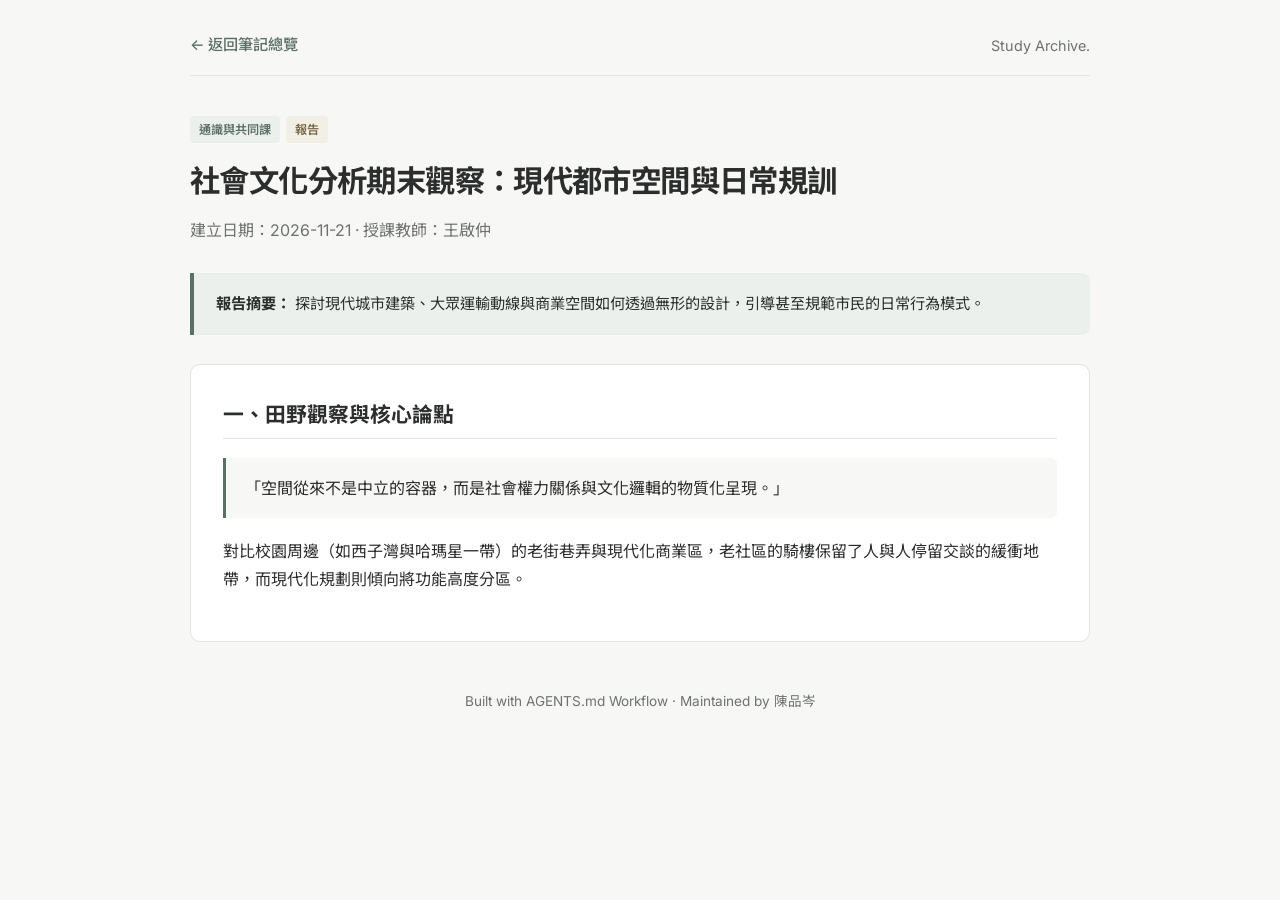
<file: 2026-11-21-ge-report-cultural-analysis.html>
<!DOCTYPE html>
<html lang="zh-Hant">
<head>
  <meta charset="UTF-8">
  <meta name="viewport" content="width=device-width, initial-scale=1.0">
  <title>社會文化分析期末觀察：現代都市空間與日常規訓 — 大學修課與學習筆記庫</title>
  <link rel="stylesheet" href="style.css">
</head>
<body>
  <div class="container">
    <nav>
      <a href="../index.html">← 返回筆記總覽</a>
      <span style="color: var(--text-muted); font-size: 0.9rem;">Study Archive.</span>
    </nav>

    <header>
      <div class="tag-group">
        <span class="tag">通識與共同課</span>
        <span class="tag type-report">報告</span>
      </div>
      <h1>社會文化分析期末觀察：現代都市空間與日常規訓</h1>
      <p class="subtitle">建立日期：2026-11-21 · 授課教師：王啟仲</p>
    </header>

    <div class="summary-box">
      <strong>報告摘要：</strong> 探討現代城市建築、大眾運輸動線與商業空間如何透過無形的設計，引導甚至規範市民的日常行為模式。
    </div>

    <article>
      <h2>一、田野觀察與核心論點</h2>
      <div class="quote-block">
        「空間從來不是中立的容器，而是社會權力關係與文化邏輯的物質化呈現。」
      </div>
      <p>對比校園周邊（如西子灣與哈瑪星一帶）的老街巷弄與現代化商業區，老社區的騎樓保留了人與人停留交談的緩衝地帶，而現代化規劃則傾向將功能高度分區。</p>
    </article>

    <footer>
      Built with AGENTS.md Workflow · Maintained by 陳品岑
    </footer>
  </div>
</body>
</html>
</file>
<file: style.css>
@import url('https://fonts.googleapis.com/css2?family=Inter:wght@400;500;600&family=Noto+Sans+TC:wght@400;500;700&display=swap');

:root {
  --bg-primary: #F7F7F5;
  --bg-card: #FFFFFF;
  --text-main: #2C2E2D;
  --text-muted: #6E7370;
  --accent-color: #5B7065;
  --accent-light: #EBF0ED;
  /* 四大細項標籤配色 */
  --tag-note-bg: #EBF0ED;
  --tag-note-text: #4F6358;
  --tag-hw-bg: #E8EEF2;
  --tag-hw-text: #4A6572;
  --tag-exam-bg: #F3EBE8;
  --tag-exam-text: #8C5346;
  --tag-report-bg: #F2EFE6;
  --tag-report-text: #7A6A47;
  --border-color: #E2E4E1;
}

* {
  box-sizing: border-box;
  margin: 0;
  padding: 0;
}

body {
  font-family: 'Inter', 'Noto Sans TC', sans-serif;
  background-color: var(--bg-primary);
  color: var(--text-main);
  line-height: 1.75;
  padding: 2rem 1.5rem;
}

.container {
  max-width: 900px;
  margin: 0 auto;
}

/* 導覽與標頭 */
nav {
  margin-bottom: 2.5rem;
  display: flex;
  justify-content: space-between;
  align-items: center;
  border-bottom: 1px solid var(--border-color);
  padding-bottom: 1rem;
}

nav a {
  text-decoration: none;
  color: var(--accent-color);
  font-weight: 500;
  font-size: 0.95rem;
}

nav a:hover {
  text-decoration: underline;
}

header {
  margin-bottom: 1.8rem;
}

header h1 {
  font-size: 1.9rem;
  font-weight: 700;
  letter-spacing: -0.02em;
  margin-bottom: 0.5rem;
}

header p.subtitle {
  color: var(--text-muted);
  font-size: 1rem;
}

/* 雙層篩選器（課程大項 + 細項類型） */
.filter-section {
  margin-bottom: 2rem;
}

.filter-label {
  font-size: 0.8rem;
  color: var(--text-muted);
  margin-bottom: 0.4rem;
  font-weight: 600;
}

.filter-bar {
  display: flex;
  flex-wrap: wrap;
  gap: 0.45rem;
  margin-bottom: 1rem;
}

.filter-btn, .type-btn {
  background: var(--bg-card);
  border: 1px solid var(--border-color);
  color: var(--text-muted);
  padding: 0.38rem 0.85rem;
  border-radius: 6px;
  font-size: 0.85rem;
  cursor: pointer;
  transition: all 0.2s ease;
}

.filter-btn:hover, .filter-btn.active {
  background: var(--accent-color);
  color: #FFFFFF;
  border-color: var(--accent-color);
}

.type-btn:hover, .type-btn.active {
  background: #3F4240;
  color: #FFFFFF;
  border-color: #3F4240;
}

/* 首頁筆記卡片網格 */
.notes-grid {
  display: grid;
  grid-template-columns: repeat(auto-fill, minmax(265px, 1fr));
  gap: 1.2rem;
}

.note-card {
  display: block;
  background: var(--bg-card);
  border: 1px solid var(--border-color);
  border-radius: 10px;
  padding: 1.4rem;
  text-decoration: none;
  color: inherit;
  transition: transform 0.15s ease, box-shadow 0.15s ease;
}

.note-card:hover {
  transform: translateY(-2px);
  box-shadow: 0 6px 16px rgba(44, 46, 45, 0.05);
  border-color: var(--accent-color);
}

.tag-group {
  display: flex;
  flex-wrap: wrap;
  gap: 0.4rem;
  margin-bottom: 0.75rem;
}

.tag {
  display: inline-block;
  background: var(--accent-light);
  color: var(--accent-color);
  font-size: 0.76rem;
  font-weight: 600;
  padding: 0.2rem 0.55rem;
  border-radius: 4px;
}

.tag.type-note { background: var(--tag-note-bg); color: var(--tag-note-text); }
.tag.type-hw { background: var(--tag-hw-bg); color: var(--tag-hw-text); }
.tag.type-exam { background: var(--tag-exam-bg); color: var(--tag-exam-text); }
.tag.type-report { background: var(--tag-report-bg); color: var(--tag-report-text); }

.note-card h2 {
  font-size: 1.12rem;
  margin-bottom: 0.5rem;
  line-height: 1.4;
}

.note-card p {
  font-size: 0.88rem;
  color: var(--text-muted);
  margin-bottom: 1rem;
}

.card-footer {
  display: flex;
  justify-content: space-between;
  align-items: center;
  font-size: 0.78rem;
  color: var(--text-muted);
}

.pdf-badge {
  border: 1px solid var(--border-color);
  padding: 0.1rem 0.4rem;
  border-radius: 4px;
  font-weight: 500;
}

/* 內頁專用區塊 */
.summary-box {
  background: var(--accent-light);
  border-left: 4px solid var(--accent-color);
  padding: 1.1rem 1.4rem;
  border-radius: 0 8px 8px 0;
  margin-bottom: 1.8rem;
  font-size: 0.95rem;
}

article {
  background: var(--bg-card);
  border: 1px solid var(--border-color);
  border-radius: 10px;
  padding: 2rem;
}

article h2 {
  font-size: 1.3rem;
  margin: 1.6rem 0 0.8rem;
  padding-bottom: 0.3rem;
  border-bottom: 1px solid var(--border-color);
}

article h2:first-child {
  margin-top: 0;
}

article p, article ul, article ol {
  margin-bottom: 1rem;
}

article ul, article ol {
  padding-left: 1.5rem;
}

.theorem-block, .quote-block {
  background: var(--bg-primary);
  border-left: 3px solid var(--accent-color);
  padding: 1rem 1.2rem;
  margin: 1.2rem 0;
  border-radius: 0 6px 6px 0;
}

.proof-block {
  border: 1px dashed var(--border-color);
  padding: 1rem 1.2rem;
  margin: 1.2rem 0;
  border-radius: 6px;
}

/* PDF 嵌入檢視器 */
.pdf-toolbar {
  display: flex;
  justify-content: space-between;
  align-items: center;
  background: var(--bg-primary);
  padding: 0.75rem 1rem;
  border: 1px solid var(--border-color);
  border-bottom: none;
  border-radius: 8px 8px 0 0;
  font-size: 0.88rem;
}

.pdf-btn {
  background: var(--accent-color);
  color: #FFFFFF;
  text-decoration: none;
  padding: 0.35rem 0.8rem;
  border-radius: 5px;
  font-size: 0.82rem;
  font-weight: 500;
}

.pdf-btn:hover {
  opacity: 0.9;
}

.pdf-frame {
  width: 100%;
  height: 680px;
  border: 1px solid var(--border-color);
  border-radius: 0 0 8px 8px;
  background: #EAEAE6;
}

footer {
  margin-top: 3rem;
  text-align: center;
  font-size: 0.85rem;
  color: var(--text-muted);
}
</file>
